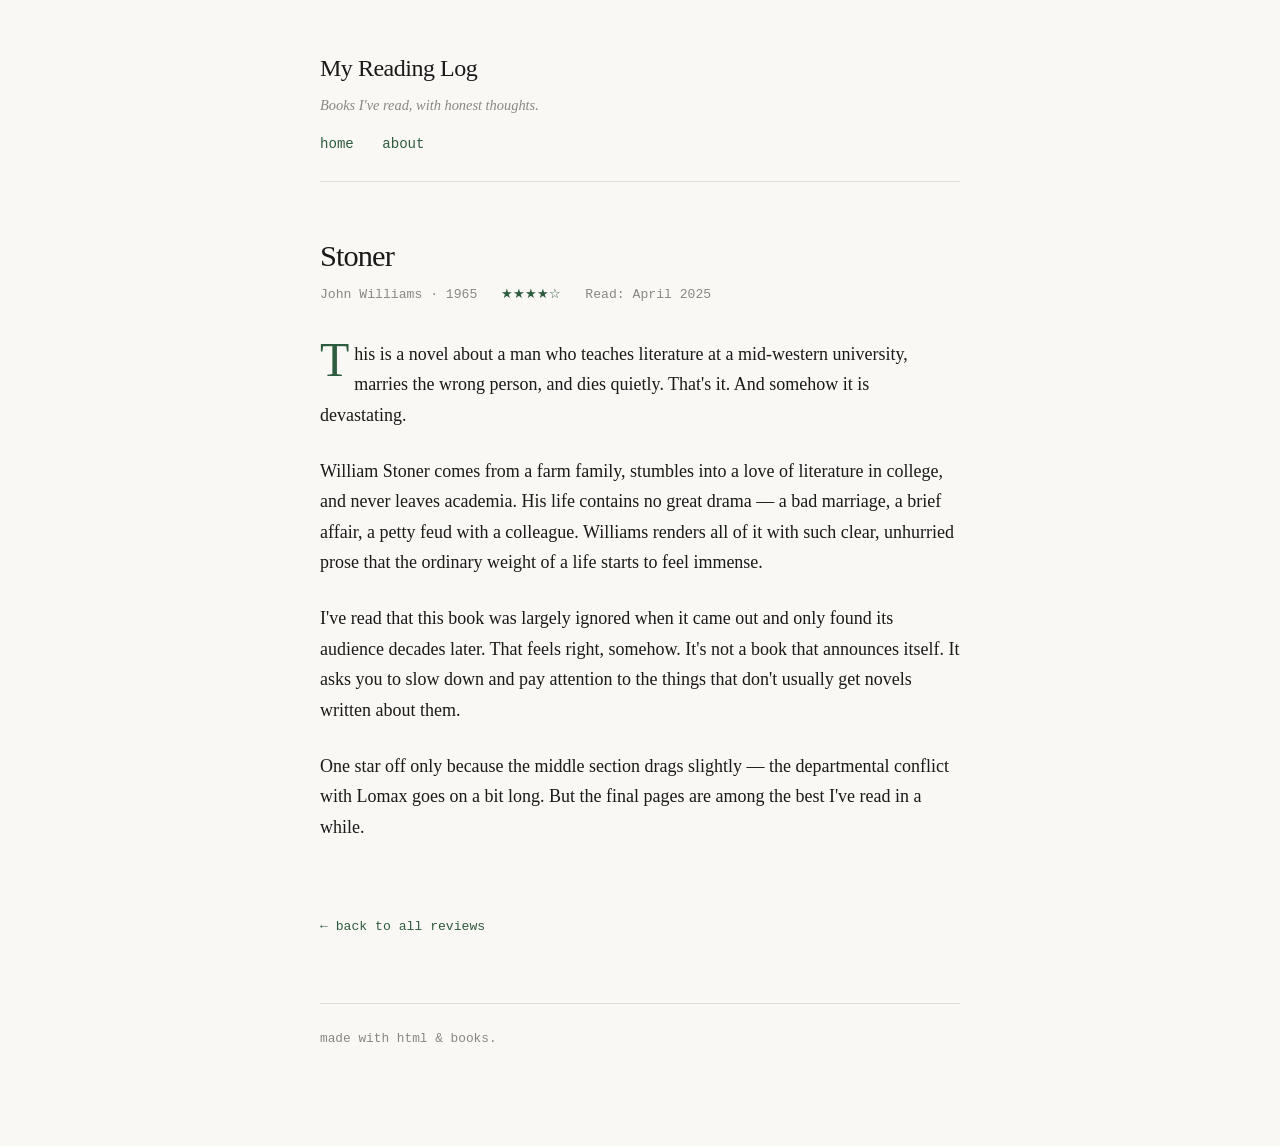
<file: stoner.html>
<!DOCTYPE html>
<html lang="en">
<head>
  <meta charset="UTF-8" />
  <meta name="viewport" content="width=device-width, initial-scale=1.0" />
  <title>Stoner — My Reading Log</title>
  <style>
    :root {
      --bg: #faf8f5;
      --text: #1a1a18;
      --muted: #888880;
      --accent: #2e5c3e;
      --border: #e0ddd8;
      --max: 640px;
    }

    * { box-sizing: border-box; margin: 0; padding: 0; }

    body {
      background: var(--bg);
      color: var(--text);
      font-family: 'Georgia', 'Times New Roman', serif;
      font-size: 18px;
      line-height: 1.7;
      padding: 3rem 1.5rem 6rem;
    }

    .site-wrap {
      max-width: var(--max);
      margin: 0 auto;
    }

    header {
      margin-bottom: 3.5rem;
      padding-bottom: 1.5rem;
      border-bottom: 1px solid var(--border);
    }

    header h1 {
      font-size: 1.5rem;
      font-weight: normal;
      letter-spacing: -0.02em;
    }

    header h1 a {
      color: var(--text);
      text-decoration: none;
    }

    header p {
      color: var(--muted);
      font-size: 0.9rem;
      margin-top: 0.25rem;
      font-style: italic;
    }

    nav {
      margin-top: 1rem;
      font-size: 0.88rem;
      font-family: 'Courier New', monospace;
    }

    nav a {
      color: var(--accent);
      text-decoration: none;
      margin-right: 1.25rem;
    }

    nav a:hover { text-decoration: underline; }

    /* Review header */
    .review-header {
      margin-bottom: 2rem;
    }

    .review-header h1 {
      font-size: 1.9rem;
      font-weight: normal;
      letter-spacing: -0.03em;
      line-height: 1.2;
    }

    .review-meta {
      margin-top: 0.6rem;
      font-family: 'Courier New', monospace;
      font-size: 0.82rem;
      color: var(--muted);
      display: flex;
      flex-wrap: wrap;
      gap: 0.5rem 1.5rem;
    }

    .review-meta .stars { color: var(--accent); }

    /* Review body */
    .review-body p {
      margin-bottom: 1.4em;
    }

    .review-body p:first-child::first-letter {
      font-size: 3rem;
      float: left;
      line-height: 0.8;
      margin-right: 0.1em;
      margin-top: 0.05em;
      color: var(--accent);
    }

    /* Back link */
    .back {
      display: inline-block;
      margin-top: 3rem;
      font-family: 'Courier New', monospace;
      font-size: 0.82rem;
      color: var(--accent);
      text-decoration: none;
    }

    .back:hover { text-decoration: underline; }

    footer {
      margin-top: 4rem;
      font-size: 0.8rem;
      color: var(--muted);
      font-family: 'Courier New', monospace;
      border-top: 1px solid var(--border);
      padding-top: 1.5rem;
    }
  </style>
</head>
<body>
<div class="site-wrap">

  <header>
    <h1><a href="../index.html">My Reading Log</a></h1>
    <p>Books I've read, with honest thoughts.</p>
    <nav>
      <a href="../index.html">home</a>
      <a href="../about.html">about</a>
    </nav>
  </header>

  <article>
    <div class="review-header">
      <h1>Stoner</h1>
      <div class="review-meta">
        <span>John Williams · 1965</span>
        <span class="stars">★★★★☆</span>
        <span>Read: April 2025</span>
      </div>
    </div>

    <div class="review-body">
      <p>
        This is a novel about a man who teaches literature at a mid-western university, marries the wrong person, and dies quietly. That's it. And somehow it is devastating.
      </p>
      <p>
        William Stoner comes from a farm family, stumbles into a love of literature in college, and never leaves academia. His life contains no great drama — a bad marriage, a brief affair, a petty feud with a colleague. Williams renders all of it with such clear, unhurried prose that the ordinary weight of a life starts to feel immense.
      </p>
      <p>
        I've read that this book was largely ignored when it came out and only found its audience decades later. That feels right, somehow. It's not a book that announces itself. It asks you to slow down and pay attention to the things that don't usually get novels written about them.
      </p>
      <p>
        One star off only because the middle section drags slightly — the departmental conflict with Lomax goes on a bit long. But the final pages are among the best I've read in a while.
      </p>
    </div>

    <a class="back" href="../index.html">← back to all reviews</a>
  </article>

  <footer>
    <p>made with html &amp; books.</p>
  </footer>

</div>
</body>
</html>
</file>
